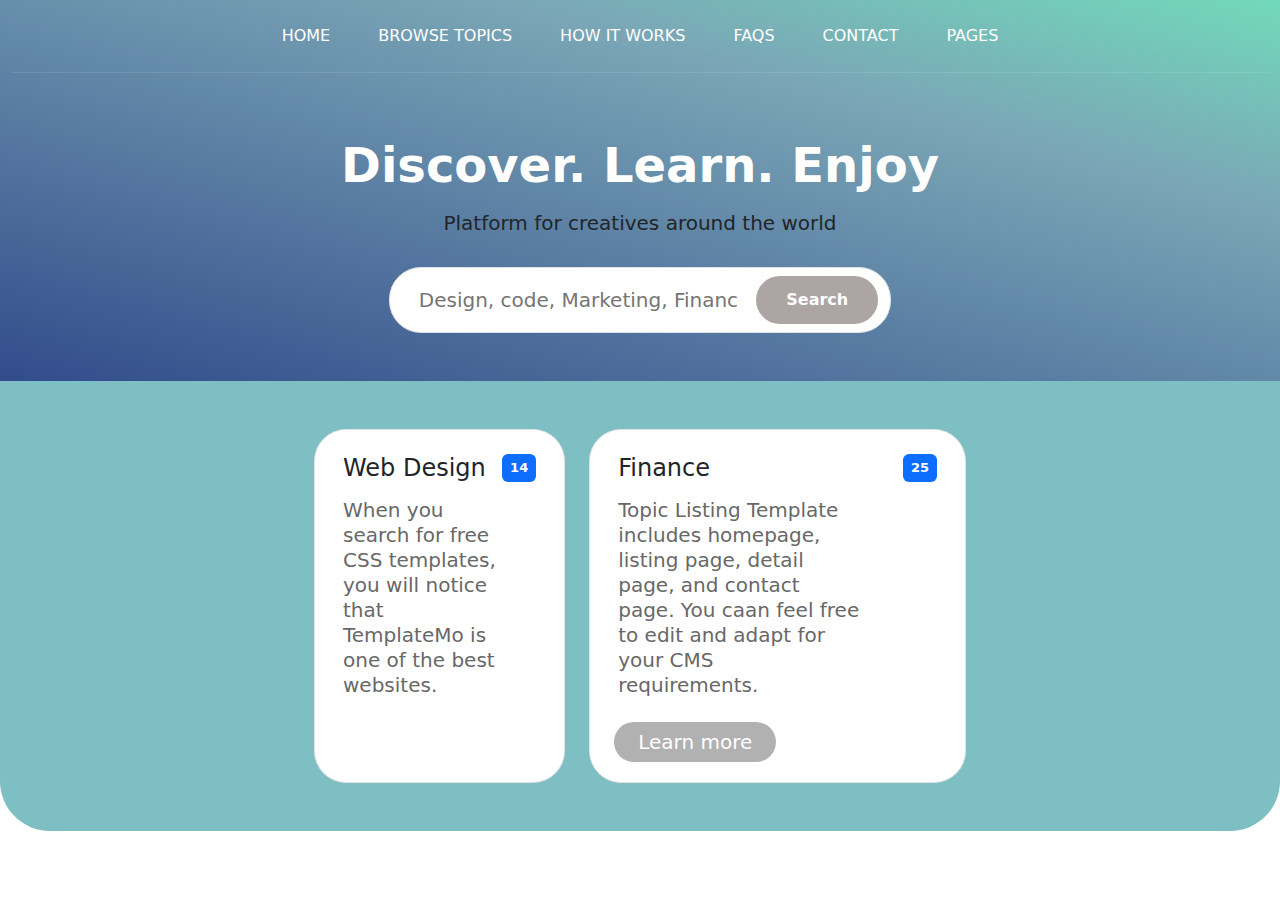
<file: index.html>
<!doctype html>
<html lang="en">
  <head>
    <meta charset="utf-8">
    <meta name="viewport" content="width=device-width, initial-scale=1">
    <title>Demo Site</title>
    <link rel="stylesheet" href="style.css">
    <link href="https://cdn.jsdelivr.net/npm/bootstrap@5.3.3/dist/css/bootstrap.min.css" rel="stylesheet" integrity="sha384-QWTKZyjpPEjISv5WaRU9OFeRpok6YctnYmDr5pNlyT2bRjXh0JMhjY6hW+ALEwIH" crossorigin="anonymous">
  </head>
  <body>
    <div class="background-color container-fluid justify-content-center">
      <ul class="nav justify-content-center border-bottom border-1 border-white border-opacity-10">
        <li class="nav-item p-2 pt-3 pb-3">
          <a class="nav-link active text-white" aria-current="page" href="#">HOME</a>
        </li>
        <li class="nav-item p-2 pt-3 pb-3">
          <a class="nav-link text-white" href="#">BROWSE TOPICS</a>
        </li>
        <li class="nav-item p-2 pt-3 pb-3">
          <a class="nav-link text-white" href="#">HOW IT WORKS</a>
        </li>
        <li class="nav-item p-2 pt-3 pb-3">
          <a class="nav-link text-white" href="#">FAQS</a>
        </li>
        <li class="nav-item p-2 pt-3 pb-3">
          <a class="nav-link text-white" href="#">CONTACT</a>
        </li>
        <li class="nav-item p-2 pt-3 pb-3">
          <a class="nav-link text-white" href="#">PAGES</a>
        </li>
      </ul>

      <div class="container-fluid">
        <div class="container p-2"></div>
        <h1 class="d-flex justify-content-center pt-5 pb-2 fw-bold text-white center-title">Discover. Learn. Enjoy</h1>
        <h5 class="d-flex justify-content-center pb-4"> Platform for creatives around the world</h5>
      </div>

      <div style="width: 40%;" class="container d-flex justify-content-between border border-none rounded-5 bg-white">
        <input class="w-75 p-3 fs-5 border border-white rounded-5" type="text" placeholder="Design, code, Marketing, Finance..."> 
        <button class="mt-2 mb-2 rounded-5">Search</button>
      </div>

      <div class="container p-4">
      </div>
    </div>

    <div class="container-fluid custom-container d-flex justify-content-center pt-5 pb-5" style="height: 450px;">
      <div class="container h-100 border rounded-5 m-0 me-3 bg-white" style="width: 20%;">
        <div class="container-fluid mt-4 ps-3 pe-3 d-flex justify-content-between">
          <h4 class="m-0">Web Design</h4>
          <p class="m-0 p-1 ps-2 pe-2 fw-bold text-bg-primary rounded-2">14</p>
        </div>

        <div class="container">
          <h5 class="mt-3 ps-1 fs-5 fw-normal lh-sm" style="width: 85%; color: rgb(104, 104, 104);">When you search for free CSS templates, you will notice that TemplateMo is one of the best websites.</h5>
          <!-- <img src="image1.png" alt="image" class="object-fit-scale"> -->
        </div>

      </div>
  
      <div class="container h-100 border rounded-5 m-0 ms-2 bg-white" style="width: 30%;">
        <div class="container-fluid mt-4 ps-3 pe-3 d-flex justify-content-between">
          <h4 class="m-0">Finance</h4>
          <p class="m-0 p-1 ps-2 pe-2 fw-bold text-bg-primary rounded-2">25</p>
        </div>

        <div class="container">
          <h5 class="mt-3 ps-1 fs-5 fw-normal w-75 lh-sm" style="width: 80%; color: rgb(104, 104, 104);">Topic Listing Template includes homepage, listing page, detail page, and contact page. You caan feel free to edit and adapt for your CMS requirements.</h5>
          <button class="mt-3 mb-2 p-2 ps-4 pe-4 rounded-5 Learn-more"><h5 class="m-0">Learn more</h5></button>
          <!-- <img src="image1.png" alt="image" class="object-fit-scale"> -->
        </div>
      </div>
    </div>
    
    <script src="https://cdn.jsdelivr.net/npm/bootstrap@5.3.3/dist/js/bootstrap.bundle.min.js" integrity="sha384-YvpcrYf0tY3lHB60NNkmXc5s9fDVZLESaAA55NDzOxhy9GkcIdslK1eN7N6jIeHz" crossorigin="anonymous"></script>
  </body>
</html>
</file>
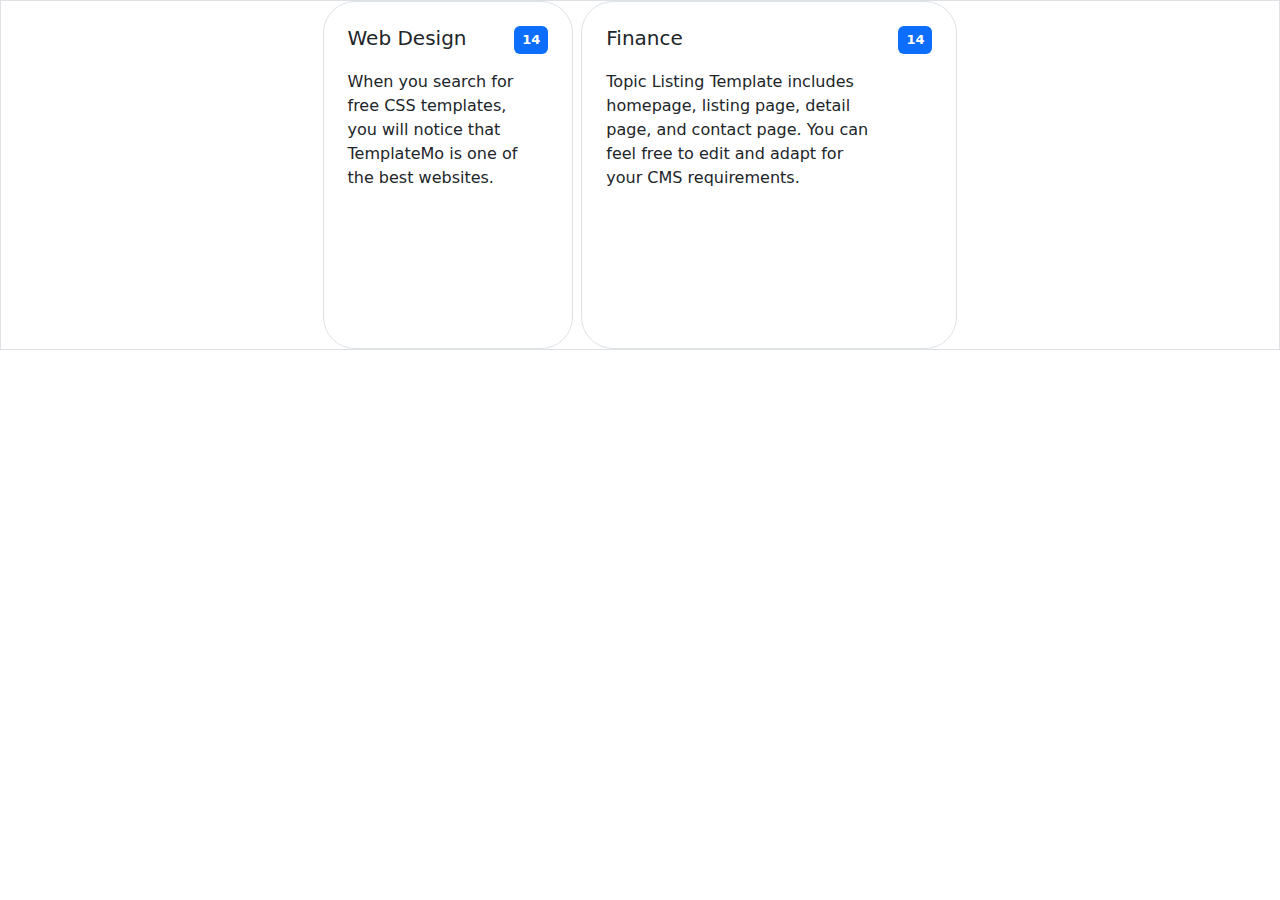
<file: indexx.html>
<!doctype html>
<html lang="en">
  <head>
    <meta charset="utf-8">
    <meta name="viewport" content="width=device-width, initial-scale=1">
    <title>Demo Site</title>
    <link rel="stylesheet" href="style2.css">
    <link href="https://cdn.jsdelivr.net/npm/bootstrap@5.3.3/dist/css/bootstrap.min.css" rel="stylesheet" integrity="sha384-QWTKZyjpPEjISv5WaRU9OFeRpok6YctnYmDr5pNlyT2bRjXh0JMhjY6hW+ALEwIH" crossorigin="anonymous">
  </head>
  <body>
    <div class="container-fluid border custom-container d-flex justify-content-center" style="height: 350px;">
      <div class="container h-100 border rounded-5 m-0 me-1" style="width: 20%;">
        <div class="container-fluid mt-4 d-flex justify-content-between">
          <h5 class="m-0">Web Design</h5>
          <p class="m-0 p-1 ps-2 pe-2 fw-bold text-bg-primary rounded-2">14</p>
        </div>

        <div class="container">
          <p class="mt-3 fs-6" style="width: 85%;">When you search for free CSS templates, you will notice that TemplateMo is one of the best websites.</p>
          <!-- <img src="image1.png" alt="image" class="object-fit-scale"> -->
        </div>

      </div>
      <div class="box2 container h-100 border rounded-5 m-0 ms-1" style="width: 30%;">
        <div class="container-fluid mt-4 d-flex justify-content-between">
          <h5 class="m-0">Finance</h5>
          <p class="m-0 p-1 ps-2 pe-2 fw-bold text-bg-primary rounded-2">14</p>
        </div>

        <div class="container">
          <p class="mt-3 fs-6" style="width: 85%;">Topic Listing Template includes homepage, listing page, detail page, and contact page. You can feel free to edit and adapt for your CMS requirements.</p>
          <!-- <img src="image1.png" alt="image" class="object-fit-scale"> -->
        </div>
      </div>
    </div>
    <script src="https://cdn.jsdelivr.net/npm/bootstrap@5.3.3/dist/js/bootstrap.bundle.min.js" integrity="sha384-YvpcrYf0tY3lHB60NNkmXc5s9fDVZLESaAA55NDzOxhy9GkcIdslK1eN7N6jIeHz" crossorigin="anonymous"></script>
  </body>
</html>
</file>
<file: style.css>
.background-color {
  background: rgb(50,76,139);background: linear-gradient(15deg, rgba(50,76,139,1) 0%, rgba(122,166,182,1) 71%, rgba(114,217,186,1) 100%);
}

h5 {
  font-size: x-large;
  color: blue;
}

button {
  border: none;
  padding-left: 30px;
  padding-right: 30px;
  color: white;
  font-weight: bold;
  background-color: rgb(173, 164, 164);
}

.center-title {
  font-size: 3rem;
}

p {
  font-size: small;
}

.Learn-more {
  border: none;
  color: white;
  font-weight: bold;
  background-color: rgb(177,177,177);
}

.custom-container {
  background-color:#7dbfc2;
  border-bottom-left-radius: 50px;
  border-bottom-right-radius: 50px;
}
</file>
<file: style2.css>
p {
  font-size: small;
}
</file>
